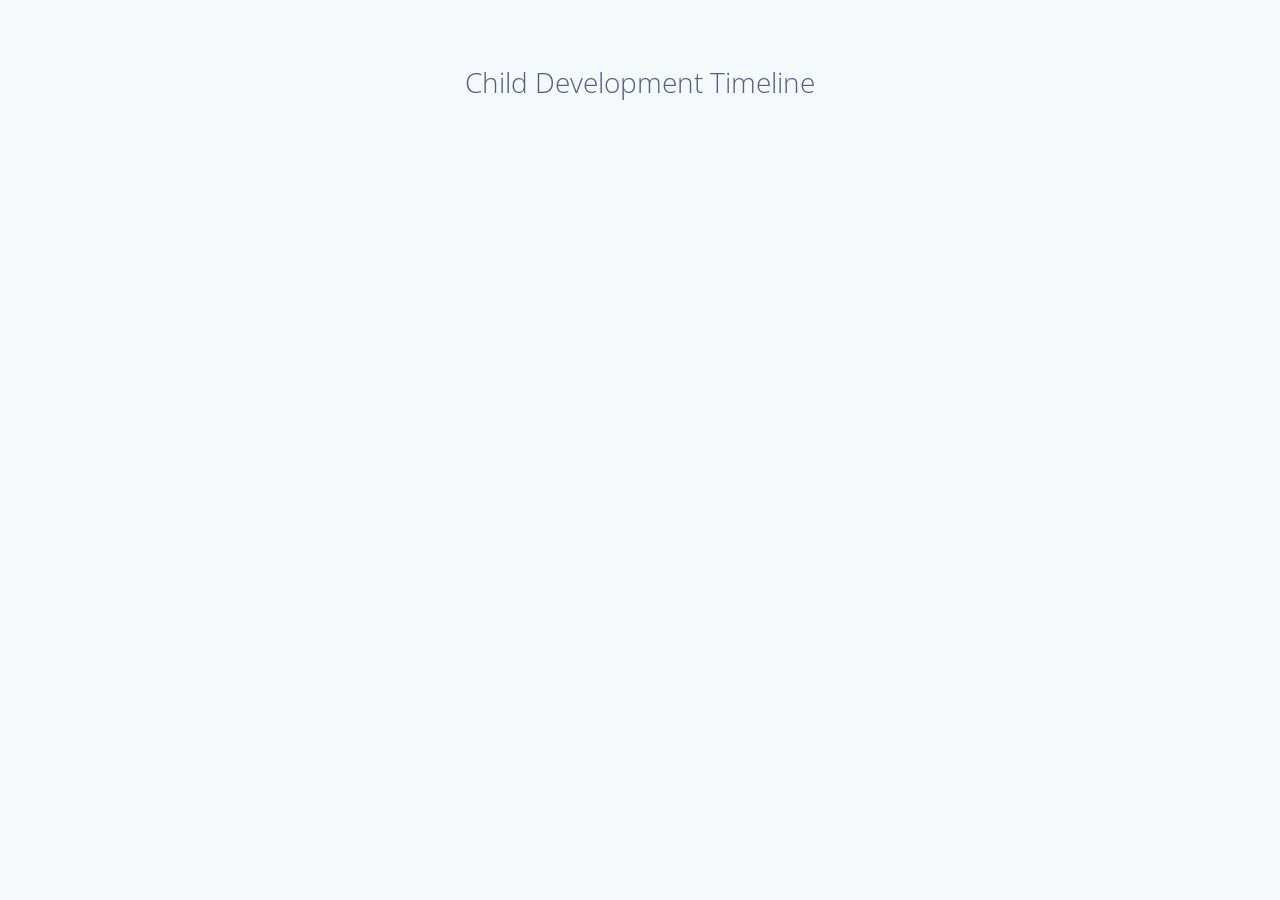
<file: index.html>
<!DOCTYPE html>
<html lang="en">
<script src="script.js"></script>
  <head>
    <meta charset="UTF-8">
    <title>Child Development Timeline</title>
    <link rel="stylesheet" href="https://public.codepenassets.com/css/reset-2.0.min.css">
    <link rel='stylesheet' href='https://cdn.lineicons.com/1.0.1/LineIcons.min.css'>
    <link rel='stylesheet' href='https://fonts.googleapis.com/css?family=Open+Sans:100,300,400,600&amp;display=swap'>
    <link rel='stylesheet' href='https://cdnjs.cloudflare.com/ajax/libs/animate.css/3.7.2/animate.min.css'><link rel="stylesheet" href="./style.css">
  </head>
    
  <body>
    <h2>Child Development Timeline</h2>
    <div class="timeline" id="csv_data">
    </div>
  </body>
</html>
</file>
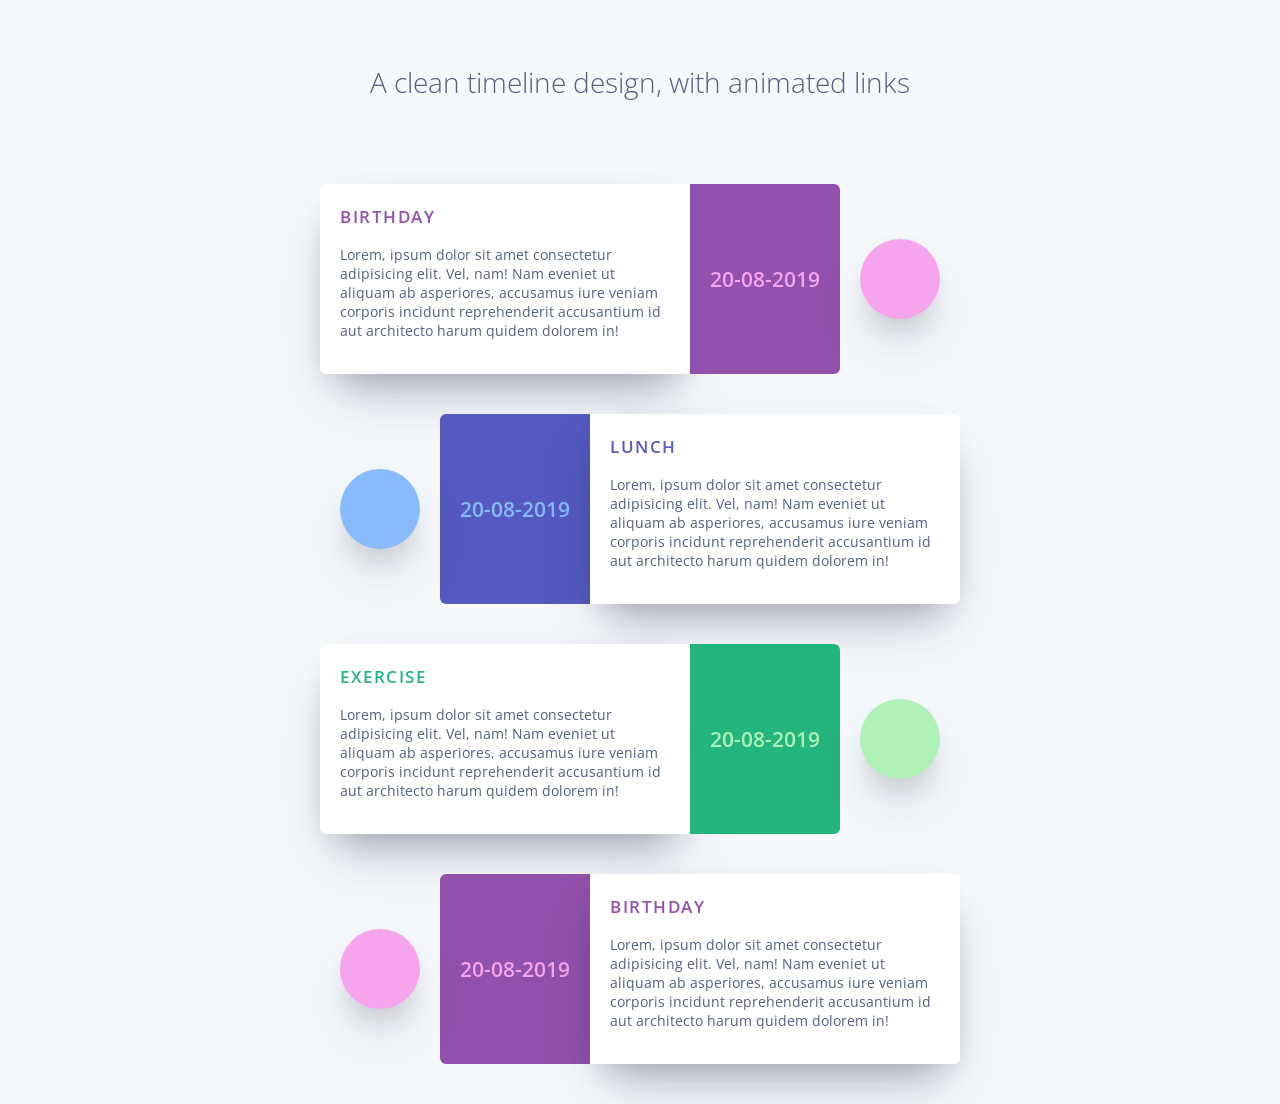
<file: template.html>
<!DOCTYPE html>
<html lang="en">

  <head>
    <meta charset="UTF-8">
    <title>CSS Timeline Multi</title>
    <link rel="stylesheet" href="https://public.codepenassets.com/css/reset-2.0.min.css">
<link rel='stylesheet' href='https://cdn.lineicons.com/1.0.1/LineIcons.min.css'>
<link rel='stylesheet' href='https://fonts.googleapis.com/css?family=Open+Sans:100,300,400,600&amp;display=swap'>
<link rel='stylesheet' href='https://cdnjs.cloudflare.com/ajax/libs/animate.css/3.7.2/animate.min.css'><link rel="stylesheet" href="./style.css">

  </head>
    
  <body>
  <h2>A clean timeline design, with animated links</h2>
<div class="timeline"> 
  <div class="timeline__event  animated fadeInUp delay-3s timeline__event--type1">
    <div class="timeline__event__icon ">
      <i class="lni-cake"></i>

    </div>
    <div class="timeline__event__date">
      20-08-2019
    </div>
    <div class="timeline__event__content ">
      <div class="timeline__event__title">
        Birthday
      </div>
      <div class="timeline__event__description">
        <p>Lorem, ipsum dolor sit amet consectetur adipisicing elit. Vel, nam! Nam eveniet ut aliquam ab asperiores, accusamus iure veniam corporis incidunt reprehenderit accusantium id aut architecto harum quidem dolorem in!</p>
      </div>
    </div>
  </div>
  <div class="timeline__event animated fadeInUp delay-2s timeline__event--type2">
    <div class="timeline__event__icon">
      <i class="lni-burger"></i>

    </div>
    <div class="timeline__event__date">
      20-08-2019
    </div>
    <div class="timeline__event__content">
      <div class="timeline__event__title">
        Lunch
      </div>
      <div class="timeline__event__description">
        <p>Lorem, ipsum dolor sit amet consectetur adipisicing elit. Vel, nam! Nam eveniet ut aliquam ab asperiores, accusamus iure veniam corporis incidunt reprehenderit accusantium id aut architecto harum quidem dolorem in!</p>
      </div>
    </div>
  </div>
  <div class="timeline__event animated fadeInUp delay-1s timeline__event--type3">
    <div class="timeline__event__icon">
      <i class="lni-slim"></i>

    </div>
    <div class="timeline__event__date">
      20-08-2019
    </div>
    <div class="timeline__event__content">
      <div class="timeline__event__title">
        Exercise
      </div>
      <div class="timeline__event__description">
        <p>Lorem, ipsum dolor sit amet consectetur adipisicing elit. Vel, nam! Nam eveniet ut aliquam ab asperiores, accusamus iure veniam corporis incidunt reprehenderit accusantium id aut architecto harum quidem dolorem in!</p>
      </div>

    </div>
  </div>
  <div class="timeline__event animated fadeInUp timeline__event--type1">
    <div class="timeline__event__icon">
      <i class="lni-cake"></i>

    </div>
    <div class="timeline__event__date">
      20-08-2019
    </div>
    <div class="timeline__event__content">
      <div class="timeline__event__title">
        Birthday
      </div>
      <div class="timeline__event__description">
        <p>Lorem, ipsum dolor sit amet consectetur adipisicing elit. Vel, nam! Nam eveniet ut aliquam ab asperiores, accusamus iure veniam corporis incidunt reprehenderit accusantium id aut architecto harum quidem dolorem in!</p>
      </div>
    </div>
  </div>

</div>
    
  </body>
  
</html>
</file>
<file: style.css>
* {
  box-sizing: border-box;
}

html {
  font-size: 14px;
}

body {
  background: #f6f9fc;
  font-family: "Open Sans", sans-serif;
  color: #525f7f;
}

h2 {
  margin: 5%;
  text-align: center;
  font-size: 2rem;
  font-weight: 100;
}

a {
  text-decoration: none;
}

a:hover {
  text-decoration: none;
  color: #9251ac;
}

.timeline {
  display: flex;
  flex-direction: column;
  margin: 20px auto;
  position: relative;
}
.timeline__event {
  margin-bottom: 20px;
  position: relative;
  display: flex;
  margin: 20px 0;
  border-radius: 6px;
  align-self: center;
  width: 50vw;
}
.timeline__event:nth-child(2n+1) {
  flex-direction: row-reverse;
}
.timeline__event:nth-child(2n+1) .timeline__event__date {
  border-radius: 0 6px 6px 0;
}
.timeline__event:nth-child(2n+1) .timeline__event__content {
  border-radius: 6px 0 0 6px;
}
.timeline__event:nth-child(2n+1) .timeline__event__icon:before {
  content: "";
  width: 2px;
  height: 100%;
  background: #f6a4ec;
  position: absolute;
  top: 0%;
  left: 50%;
  right: auto;
  z-index: -1;
  transform: translateX(-50%);
  animation: fillTop 2s forwards 4s ease-in-out;
}
.timeline__event:nth-child(2n+1) .timeline__event__icon:after {
  content: "";
  width: 100%;
  height: 2px;
  background: #f6a4ec;
  position: absolute;
  right: 0;
  z-index: -1;
  top: 50%;
  left: auto;
  transform: translateY(-50%);
  animation: fillLeft 2s forwards 4s ease-in-out;
}
.timeline__event__title {
  font-size: 1.2rem;
  line-height: 1.6;
  text-transform: uppercase;
  font-weight: 600;
  color: #9251ac;
  letter-spacing: 1.5px;
}
.timeline__event__subtitle {
  font-size: 1rem;
  line-height: 1.4;
  text-transform: uppercase;
  font-weight: 600;
  color: #525f7f;
  letter-spacing: 1px;
}
.timeline__event__citation {
  position: relative;
  top: 5px;
  font-size: .8rem;
  line-height: .9;
  font-weight: italic;
  color: #525f7f;
}
.timeline__event__content {
  padding: 20px;
  box-shadow: 0 30px 60px -12px rgba(50, 50, 93, 0.25), 0 18px 36px -18px rgba(0, 0, 0, 0.3), 0 -12px 36px -8px rgba(0, 0, 0, 0.025);
  background: #fff;
  width: calc(40vw - 84px);
  border-radius: 0 6px 6px 0;
}
.timeline__event__date {
  color: #f6a4ec;
  font-size: 1.5rem;
  font-weight: 600;
  background: #9251ac;
  display: flex;
  align-items: center;
  justify-content: center;
  white-space: nowrap;
  padding: 0 20px;
  border-radius: 6px 0 0 6px;
}
.timeline__event__icon {
  display: flex;
  align-items: center;
  justify-content: center;
  color: #9251ac;
  padding: 20px;
  align-self: center;
  margin: 0 20px;
  background: #f6a4ec;
  border-radius: 100%;
  width: 40px;
  box-shadow: 0 30px 60px -12px rgba(50, 50, 93, 0.25), 0 18px 36px -18px rgba(0, 0, 0, 0.3), 0 -12px 36px -8px rgba(0, 0, 0, 0.025);
  padding: 40px;
  height: 40px;
  position: relative;
}
.timeline__event__icon i {
  font-size: 32px;
}
.timeline__event__icon:before {
  content: "";
  width: 2px;
  height: 100%;
  background: #f6a4ec;
  position: absolute;
  top: 0%;
  z-index: -1;
  left: 50%;
  transform: translateX(-50%);
  animation: fillTop 2s forwards 4s ease-in-out;
}
.timeline__event__icon:after {
  content: "";
  width: 100%;
  height: 2px;
  background: #f6a4ec;
  position: absolute;
  left: 0%;
  z-index: -1;
  top: 50%;
  transform: translateY(-50%);
  animation: fillLeftOdd 2s forwards 4s ease-in-out;
}
.timeline__event__description {
  flex-basis: 60%;
}
.timeline__event--type2:after {
  background: #555ac0;
}
.timeline__event--type2 .timeline__event__date {
  color: #87bbfe;
  background: #555ac0;
}
.timeline__event--type2:nth-child(2n+1) .timeline__event__icon:before, .timeline__event--type2:nth-child(2n+1) .timeline__event__icon:after {
  background: #87bbfe;
}
.timeline__event--type2 .timeline__event__icon {
  background: #87bbfe;
  color: #555ac0;
}
.timeline__event--type2 .timeline__event__icon:before, .timeline__event--type2 .timeline__event__icon:after {
  background: #87bbfe;
}
.timeline__event--type2 .timeline__event__title {
  color: #555ac0;
}
.timeline__event--type3:after {
  background: #24b47e;
}
.timeline__event--type3 .timeline__event__date {
  color: #aff1b6;
  background-color: #24b47e;
}
.timeline__event--type3:nth-child(2n+1) .timeline__event__icon:before, .timeline__event--type3:nth-child(2n+1) .timeline__event__icon:after {
  background: #aff1b6;
}
.timeline__event--type3 .timeline__event__icon {
  background: #aff1b6;
  color: #24b47e;
}
.timeline__event--type3 .timeline__event__icon:before, .timeline__event--type3 .timeline__event__icon:after {
  background: #aff1b6;
}
.timeline__event--type3 .timeline__event__title {
  color: #24b47e;
}
.timeline__event:last-child .timeline__event__icon:before {
  content: none;
}

@media (max-width: 786px) {
  .timeline__event {
    flex-direction: column;
    align-self: center;
  }
  .timeline__event__content {
    width: 100%;
  }
  .timeline__event__icon {
    border-radius: 6px 6px 0 0;
    width: 100%;
    margin: 0;
    box-shadow: none;
  }
  .timeline__event__icon:before, .timeline__event__icon:after {
    display: none;
  }
  .timeline__event__date {
    border-radius: 0;
    padding: 20px;
  }
  .timeline__event:nth-child(2n+1) {
    flex-direction: column;
    align-self: center;
  }
  .timeline__event:nth-child(2n+1) .timeline__event__date {
    border-radius: 0;
    padding: 20px;
  }
  .timeline__event:nth-child(2n+1) .timeline__event__icon {
    border-radius: 6px 6px 0 0;
    margin: 0;
  }
}
}
</file>
